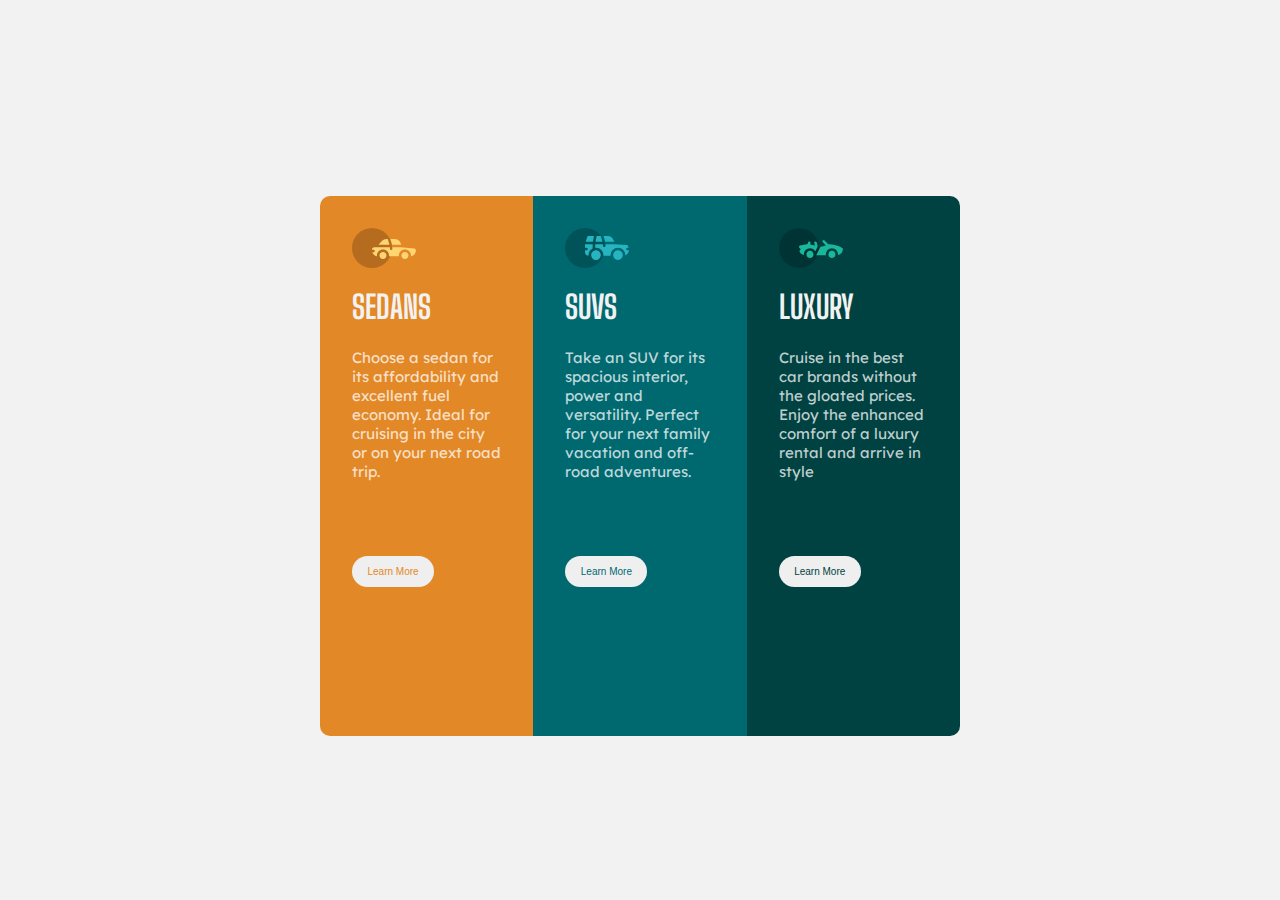
<file: Flexbox layout/index.html>
<!DOCTYPE html>
<html lang="en">
  <head>
    <meta charset="UTF-8" />
    <meta http-equiv="X-UA-Compatible" content="IE=edge" />
    <meta name="viewport" content="width=device-width, initial-scale=1.0" />
    <title>Flex-box Layout</title>
    <link rel="preconnect" href="https://fonts.googleapis.com">
    <link rel="preconnect" href="https://fonts.gstatic.com" crossorigin>
    <link href="https://fonts.googleapis.com/css2?family=Big+Shoulders+Display:wght@700&family=Lexend+Deca&display=swap" rel="stylesheet">

    
    <link rel="stylesheet" href="style.css" />
  </head>
  <body>
    <main>
      <div class="left-content">
        <img class="sedans" src="icon-sedans.svg" alt="sedan-icon" />
        <h1>SEDANS</h1>
        <p>
          Choose a sedan for its affordability and excellent fuel economy. Ideal
          for cruising in the city or on your next road trip.
        </p>
        <button class="btn-left">Learn More</button>
      </div>
      <div class="mid-content">
        <img class="suv" src="icon-suvs.svg" alt="suv-icon" />
        <h1>SUVS</h1>
        <p>
          Take an SUV for its spacious interior, power and versatility. Perfect
          for your next family vacation and off-road adventures.
        </p>
        <button class="btn-mid">Learn More</button>
      </div>
      <div class="right-content">
        <img class="lux" src="icon-luxury.svg" alt="luxury-car-icon" />
        <h1>LUXURY</h1>
        <p>
          Cruise in the best car brands without the gloated prices. Enjoy the
          enhanced comfort of a luxury rental and arrive in style
        </p>
        <button class="btn-right">Learn More</button>
      </div>
    </main>
  </body>
</html>
</file>
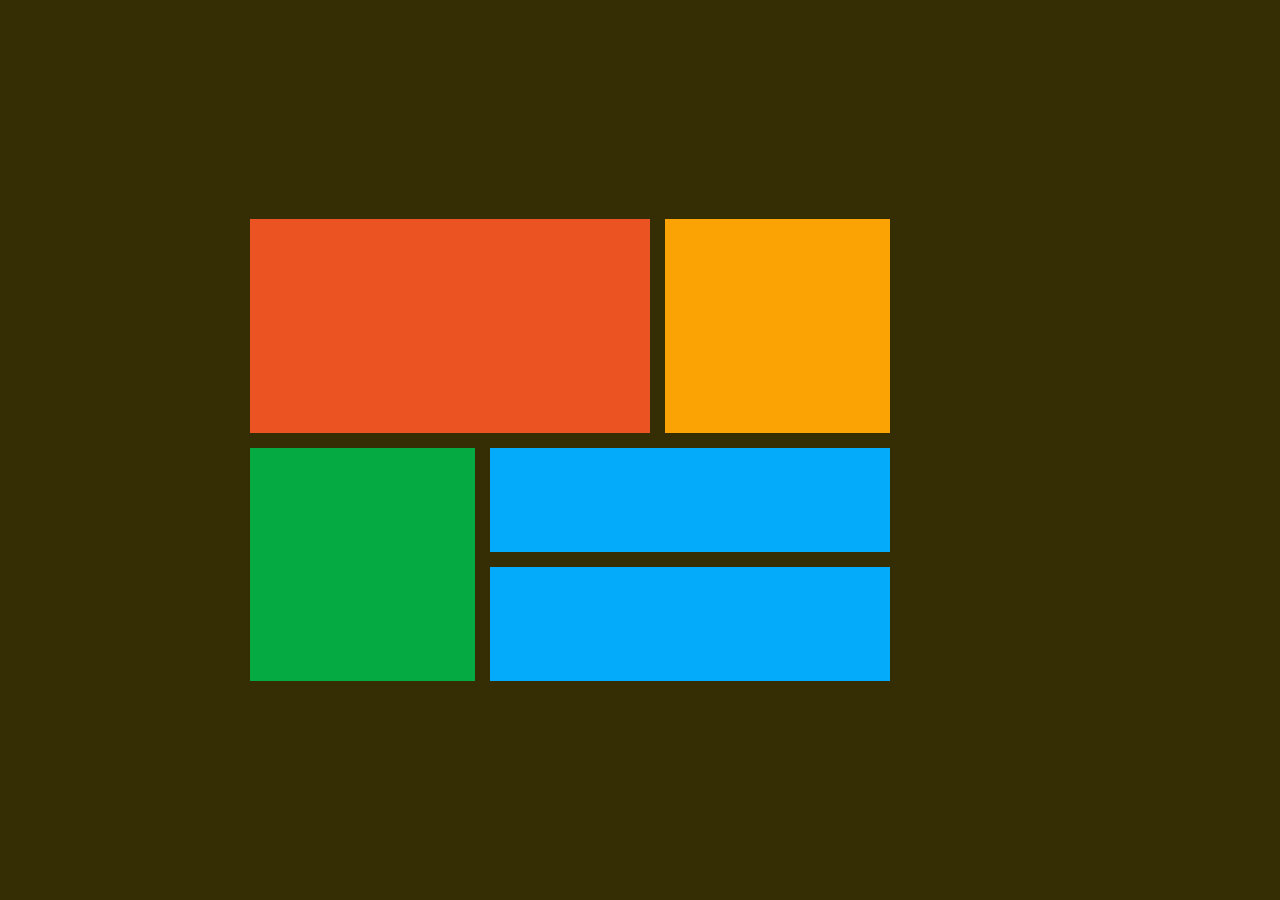
<file: Gridbox-layout/grid.html>
<!DOCTYPE html>
<html lang="en">
<head>
    <meta charset="UTF-8">
    <meta http-equiv="X-UA-Compatible" content="IE=edge">
    <meta name="viewport" content="width=device-width, initial-scale=1.0">
    <title>Grid Layout</title>
    <link rel="stylesheet" href="grid.css">
</head>
<body>
    <main>
        <div class="block-1"></div>
        <div class="block-2"></div>
        <div class="block-3"></div>
        <div class="block-4"></div>
        <div class="block-5"></div>
    </main>
</body>
</html>
</file>
<file: Flexbox layout/style.css>
* {
  margin: 0;
  padding: 0;
  box-sizing: border-box;
}

body {
  background-color: hsl(0, 0%, 95%);
}

main {
  width: 50%;
  margin: auto;
  display: flex;
  justify-content: center;
  align-items: center;
  height: 100vh;
  
}

.left-content {
  background-color: hsl(31, 77%, 52%);
  padding: 2em;
  width: 45%;
  height: 60%;
  border: none;
  border-top-left-radius: 10px;
  border-bottom-left-radius: 10px;
  margin-top: 5%;
}

.mid-content {
  background-color: hsl(184, 100%, 22%);
  padding: 2em;
  width: 45%;
  height: 60%;
  border: none;
  margin-top: 5%;
}

.right-content {
  background-color: hsl(179, 100%, 13%);
  padding: 2em;
  width: 45%;
  height: 60%;
  border: none;
  border-top-right-radius: 10px;
  border-bottom-right-radius: 10px;
  margin-top: 5%;
}

h1,
button {
  color: hsl(0, 0%, 95%);
  
}

p {
  color: hsla(0, 0%, 100%, 0.75);
  font-size: 15px;
  padding-bottom: 5em;
  font-family: 'Lexend Deca', sans-serif;
  font-weight: 400;
  
}

.btn-left {
    padding: 10px;
    width: 55%;
    border-radius: 20px;
    border: none;
    font-size: 10px;
    color: hsl(31, 77%, 52%);
    cursor: pointer;


}

.btn-mid {
    padding: 10px;
    width: 55%;
    border-radius: 20px;
    border: none;
    font-size: 10px;
    color: hsl(184, 100%, 22%);
    cursor: pointer;

}

.btn-right {
    padding: 10px;
    width: 55%;
    border-radius: 20px;
    border: none;
    font-size: 10px;
    color: hsl(179, 100%, 13%);
    cursor: pointer;
}

.sedans {
      
     padding-bottom: 1em;
     font-family: 'Lexend Deca';

     
}

.suv {
    padding-bottom: 1em;
   
}

.lux {
    padding-bottom: 1em;
}

h1 {
    padding-bottom: 0.7em;
    font-family: 'Big Shoulders Display';
    font-weight: 700;
     
    
}
</file>
<file: Gridbox-layout/grid.css>
* {
    margin: 0;
    padding: 0;
   
  }
  
  body {
    background-color: hsl(50, 89%, 11%);
    display: flex;
    place-items: center;
    height: 100vh;
  }

  main {
    display: grid;
    grid-template-areas: 
    'a a b'
    'c d d'
    'c e e'
    ;
    gap: 15px;
    width: 50%;
    margin-left: 250px;
  }

  main div {
    padding: 2em;
    text-align: center;
  }

  .block-1 {
    background-color: #eb5323;
    grid-area: a;
    height: 150px;
  }

  .block-2 {
    background-color: #fba304;
    grid-area: b;
  }

  .block-3 {
    background-color: #05aa43;
    grid-area: c;
  }

  .block-4 {
    background-color: #04abfa;
    grid-area: d;
    height: 40px;
  }

  .block-5 {
    background-color: #04abfa;
    grid-area: e;
    height: 50px;
  }
</file>
